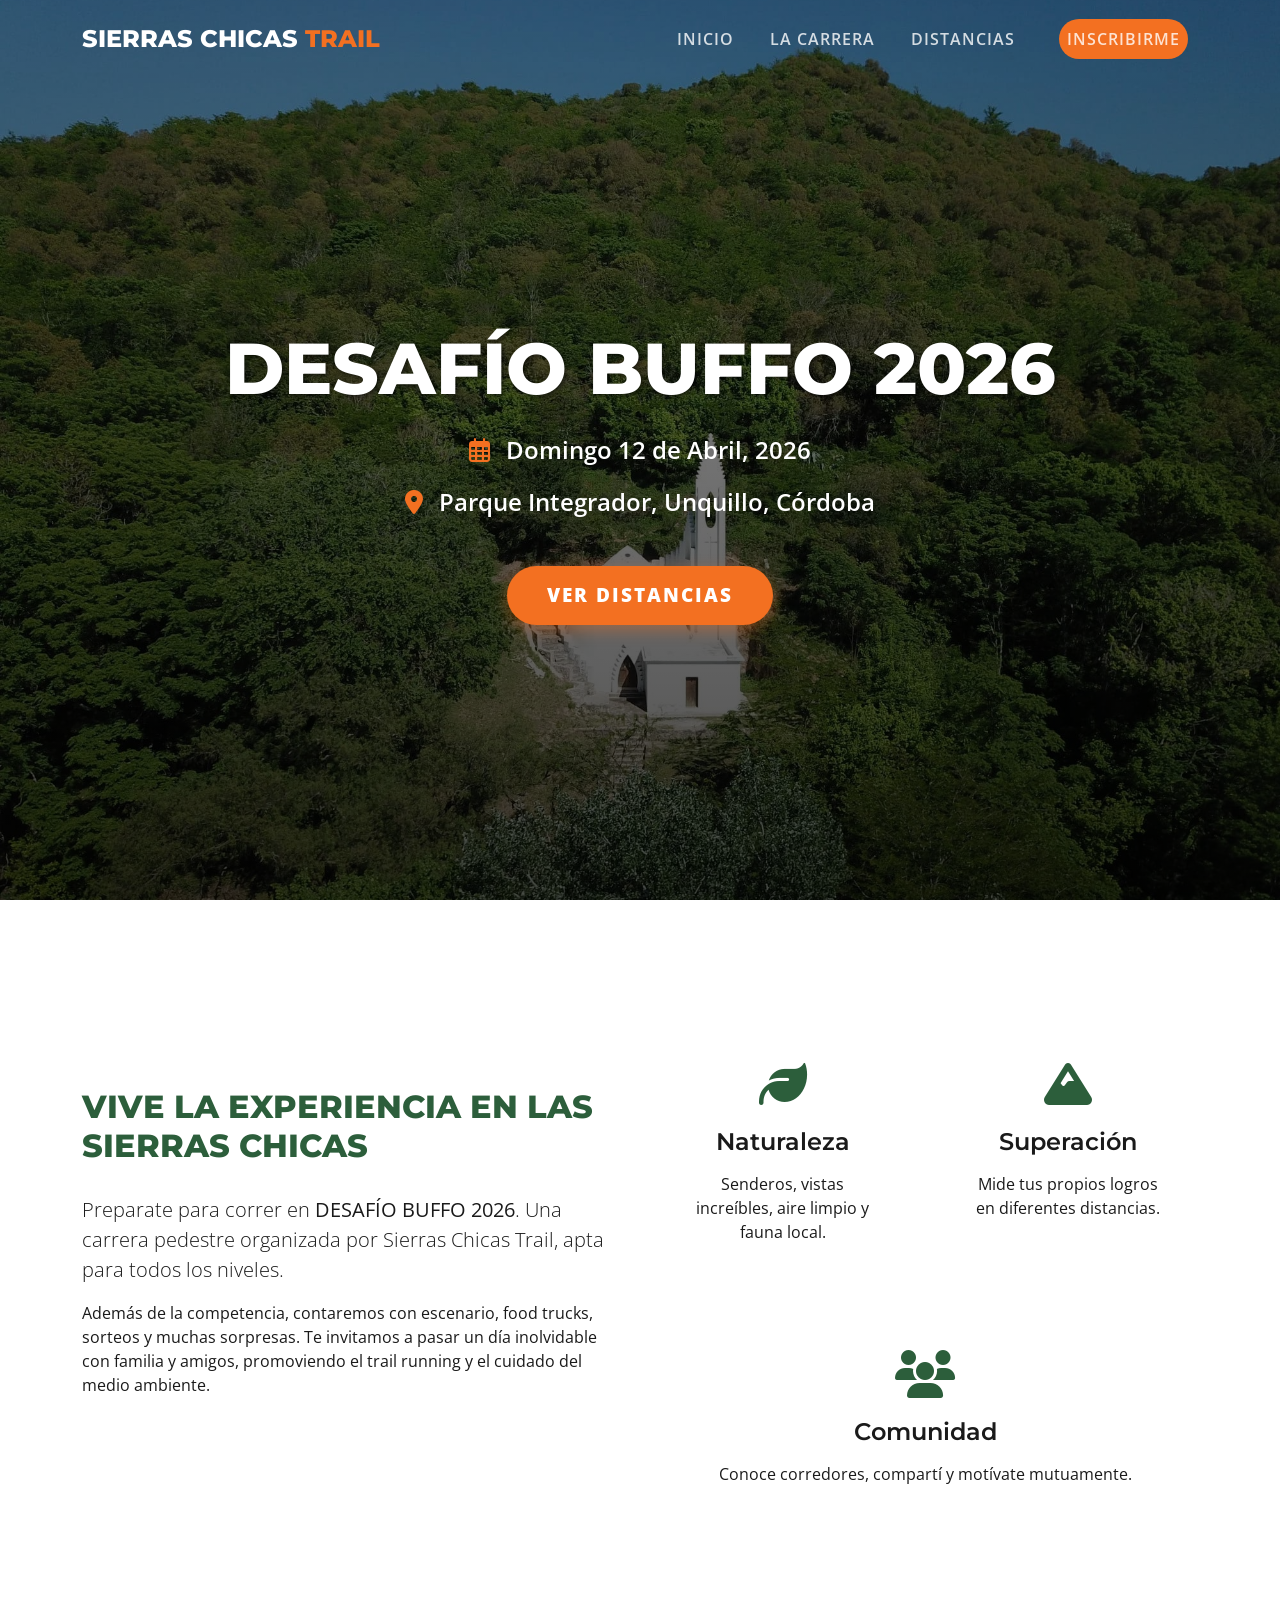
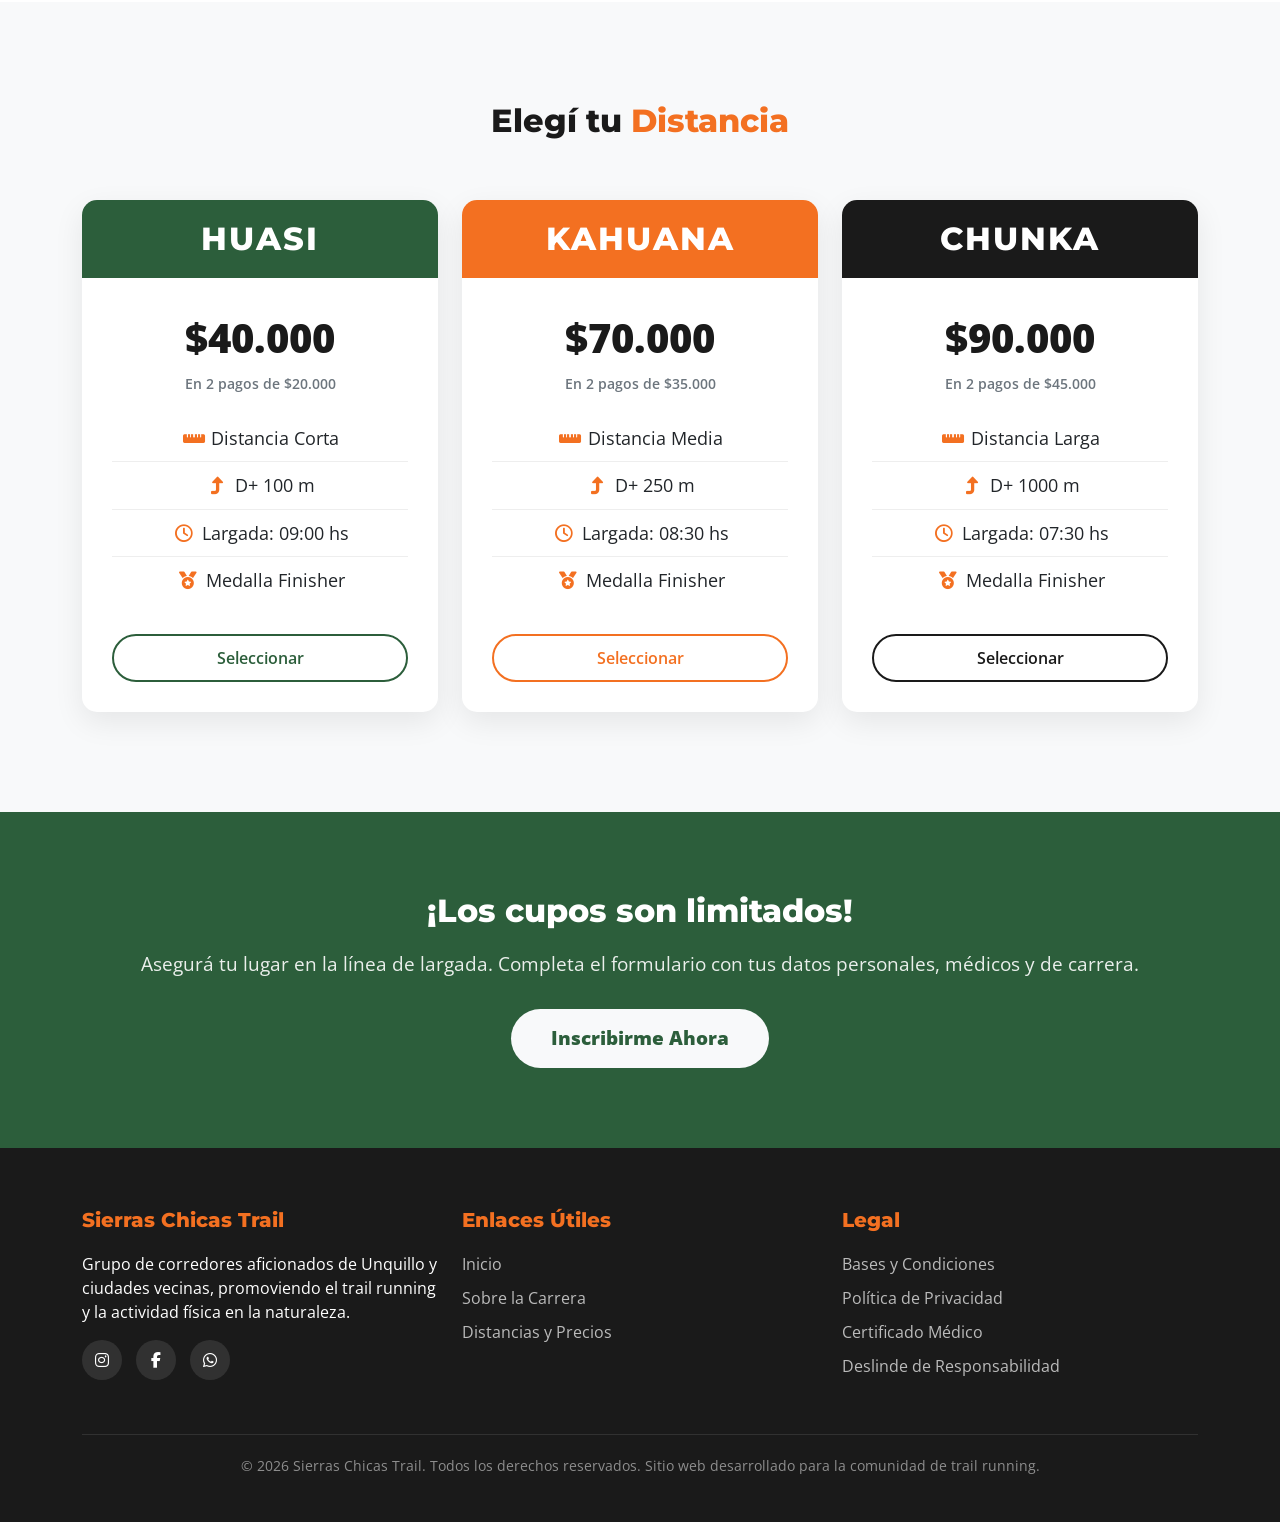
<file: index.html>
<!doctype html>
<html lang="en">
  <head>
    <meta charset="UTF-8" />
    <meta name="viewport" content="width=device-width, initial-scale=1.0" />
    <meta name="robots" content="index, follow" />
    <meta name="author" content="Juan Martin Mansilla" />
    <title>Carrera de Trail Running en Unquillo | Desafio Buffo</title>
    <meta
      name="description"
      content="Inscríbete en la mejor carrera de trail running. Desafía tus límites en nuestros circuitos de 10k, 21k y 42k. ¡Asegura tu lugar hoy!"
    />

    <!--Google Search Console-->
    <meta
      name="google-site-verification"
      content="p-chBlKRoIyud_co84aapLv6bwCXM_v7VrntltnJG2w"
    />
    <!--Favicon-->
    <link
      rel="icon"
      type="image/jpeg"
      href="./assets/favicon/favicon-buffo.jpeg"
    />
    <!-- Google Fonts -->
    <link rel="preconnect" href="https://fonts.googleapis.com" />
    <link rel="preconnect" href="https://fonts.gstatic.com" crossorigin />
    <link
      href="https://fonts.googleapis.com/css2?family=Montserrat:wght@400;600;800&family=Open+Sans:wght@400;600&display=swap"
      rel="stylesheet"
    />

    <!-- Bootstrap 5 CSS -->
    <link
      href="https://cdn.jsdelivr.net/npm/bootstrap@5.3.2/dist/css/bootstrap.min.css"
      rel="stylesheet"
    />

    <!-- Font Awesome for Icons -->
    <link
      rel="stylesheet"
      href="https://cdnjs.cloudflare.com/ajax/libs/font-awesome/6.4.2/css/all.min.css"
    />
    <!-- CSS -->
    <link rel="stylesheet" href="./css/styles.css" />
  </head>
  <body data-bs-spy="scroll" data-bs-target=".navbar" data-bs-offset="70">
    <!-- Navigation -->
    <nav class="navbar navbar-expand-lg fixed-top">
      <div class="container">
        <a class="navbar-brand" href="#">SIERRAS CHICAS <span>TRAIL</span></a>
        <button
          class="navbar-toggler"
          type="button"
          data-bs-toggle="collapse"
          data-bs-target="#navbarNav"
          aria-controls="navbarNav"
          aria-expanded="false"
          aria-label="Toggle navigation"
        >
          <i class="fas fa-bars text-white"></i>
        </button>
        <div class="collapse navbar-collapse" id="navbarNav">
          <ul class="navbar-nav ms-auto align-items-center">
            <li class="nav-item">
              <a class="nav-link" href="#inicio">Inicio</a>
            </li>
            <li class="nav-item">
              <a class="nav-link" href="#nosotros">La Carrera</a>
            </li>
            <li class="nav-item">
              <a class="nav-link" href="#distancias">Distancias</a>
            </li>
            <li class="nav-item mt-3 mt-lg-0 ms-lg-3">
              <a class="nav-link btn-inscribirse" href="#inscripcion"
                >Inscribirme</a
              >
            </li>
          </ul>
        </div>
      </div>
    </nav>
    <!-- Home Section -->
    <header class="home" id="inicio">
      <div class="container">
        <div class="row justify-content-center">
          <div class="col-lg-10 home-content">
            <h1>Desafío Buffo 2026</h1>
            <div class="date-location">
              <p>
                <i class="far fa-calendar-alt"></i> Domingo 12 de Abril, 2026
              </p>
              <p>
                <i class="fas fa-map-marker-alt"></i> Parque Integrador,
                Unquillo, Córdoba
              </p>
            </div>
            <a href="#distancias" class="btn btn-hero mt-3">Ver Distancias</a>
          </div>
        </div>
      </div>
    </header>
    <main>
      <!-- About Section -->
      <section class="about-section" id="nosotros">
        <div class="container">
          <div class="row align-items-center">
            <div class="col-lg-6 mb-5 mb-lg-0">
              <h2 class="section-title">
                Vive la experiencia en las Sierras Chicas
              </h2>
              <p class="lead">
                Preparate para correr en <strong>DESAFÍO BUFFO 2026</strong>.
                Una carrera pedestre organizada por Sierras Chicas Trail, apta
                para todos los niveles.
              </p>
              <p>
                Además de la competencia, contaremos con escenario, food trucks,
                sorteos y muchas sorpresas. Te invitamos a pasar un día
                inolvidable con familia y amigos, promoviendo el trail running y
                el cuidado del medio ambiente.
              </p>
            </div>
            <div class="col-lg-6">
              <div class="row">
                <div class="col-md-6">
                  <div class="feature-box">
                    <i class="fas fa-leaf"></i>
                    <h4>Naturaleza</h4>
                    <p>
                      Senderos, vistas increíbles, aire limpio y fauna local.
                    </p>
                  </div>
                </div>
                <div class="col-md-6">
                  <div class="feature-box">
                    <i class="fas fa-mountain"></i>
                    <h4>Superación</h4>
                    <p>Mide tus propios logros en diferentes distancias.</p>
                  </div>
                </div>
                <div class="col-md-12">
                  <div class="feature-box pb-0">
                    <i class="fas fa-users"></i>
                    <h4>Comunidad</h4>
                    <p>Conoce corredores, compartí y motívate mutuamente.</p>
                  </div>
                </div>
              </div>
            </div>
          </div>
        </div>
      </section>

      <!-- Distances Section -->
      <section class="distances-section" id="distancias">
        <div class="container">
          <h2 class="section-title">Elegí tu <span>Distancia</span></h2>
          <div class="row g-4 justify-content-center">
            <!-- Card 1: HUASI -->
            <div class="col-lg-4 col-md-6">
              <div class="card card-distance">
                <div class="card-header">
                  <h3>HUASI</h3>
                </div>
                <div class="card-body">
                  <div class="price">$40.000</div>
                  <div class="payments">En 2 pagos de $20.000</div>
                  <ul class="info-list">
                    <li>
                      <i class="fas fa-ruler-horizontal"></i> Distancia Corta
                    </li>
                    <li><i class="fas fa-level-up-alt"></i> D+ 100 m</li>
                    <li><i class="far fa-clock"></i> Largada: 09:00 hs</li>
                    <li><i class="fas fa-medal"></i> Medalla Finisher</li>
                  </ul>
                  <a href="pages/distancias.html#5k" class="btn btn-card"
                    >Seleccionar</a
                  >
                </div>
              </div>
            </div>

            <!-- Card 2: KAHUANA -->
            <div class="col-lg-4 col-md-6">
              <div class="card card-distance">
                <div class="card-header" style="background-color: #f37021">
                  <h3>KAHUANA</h3>
                </div>
                <div class="card-body">
                  <div class="price">$70.000</div>
                  <div class="payments">En 2 pagos de $35.000</div>
                  <ul class="info-list">
                    <li>
                      <i class="fas fa-ruler-horizontal"></i> Distancia Media
                    </li>
                    <li><i class="fas fa-level-up-alt"></i> D+ 250 m</li>
                    <li><i class="far fa-clock"></i> Largada: 08:30 hs</li>
                    <li><i class="fas fa-medal"></i> Medalla Finisher</li>
                  </ul>
                  <a
                    href="pages/distancias.html#14k"
                    class="btn btn-card"
                    style="border-color: #f37021; color: #f37021"
                    onmouseover="
                      this.style.backgroundColor = '#F37021';
                      this.style.color = 'white';
                    "
                    onmouseout="
                      this.style.backgroundColor = 'transparent';
                      this.style.color = '#F37021';
                    "
                    >Seleccionar</a
                  >
                </div>
              </div>
            </div>

            <!-- Card 3: CHUNKA -->
            <div class="col-lg-4 col-md-6">
              <div class="card card-distance">
                <div class="card-header" style="background-color: #1a1a1a">
                  <h3>CHUNKA</h3>
                </div>
                <div class="card-body">
                  <div class="price">$90.000</div>
                  <div class="payments">En 2 pagos de $45.000</div>
                  <ul class="info-list">
                    <li>
                      <i class="fas fa-ruler-horizontal"></i> Distancia Larga
                    </li>
                    <li><i class="fas fa-level-up-alt"></i> D+ 1000 m</li>
                    <li><i class="far fa-clock"></i> Largada: 07:30 hs</li>
                    <li><i class="fas fa-medal"></i> Medalla Finisher</li>
                  </ul>
                  <a
                    href="pages/distancias.html#30k"
                    class="btn btn-card"
                    style="border-color: #1a1a1a; color: #1a1a1a"
                    onmouseover="
                      this.style.backgroundColor = '#1A1A1A';
                      this.style.color = 'white';
                    "
                    onmouseout="
                      this.style.backgroundColor = 'transparent';
                      this.style.color = '#1A1A1A';
                    "
                    >Seleccionar</a
                  >
                </div>
              </div>
            </div>
          </div>
        </div>
      </section>

      <!-- Inscripción Section -->
      <section class="cta-section" id="inscripcion">
        <div class="container">
          <h2>¡Los cupos son limitados!</h2>
          <p>
            Asegurá tu lugar en la línea de largada. Completa el formulario con
            tus datos personales, médicos y de carrera.
          </p>
          <a
            href="pages/inscripciones.html"
            target="_blank"
            rel="noopener noreferrer"
            class="btn-cta"
          >
            Inscribirme Ahora
          </a>
        </div>
      </section>
    </main>

    <!-- Footer -->
    <footer>
      <div class="container">
        <div class="row">
          <div class="col-lg-4 mb-4 mb-lg-0">
            <h5>Sierras Chicas Trail</h5>
            <p>
              Grupo de corredores aficionados de Unquillo y ciudades vecinas,
              promoviendo el trail running y la actividad física en la
              naturaleza.
            </p>
            <div class="social-links mt-3">
              <a
                href="https://www.instagram.com/jmartinmansilla/?hl=es-la"
                target="_blank"
                rel="nooponer noreferrer"
                ><i class="fab fa-instagram"></i
              ></a>
              <a
                href="https://www.facebook.com/Juan.Cmj"
                target="_blank"
                rel="nooponer noreferrer"
                ><i class="fab fa-facebook-f"></i
              ></a>
              <a
                href="https://wa.me/5493468645966"
                target="_blank"
                rel="noponer noreferrer"
                ><i class="fab fa-whatsapp"></i
              ></a>
            </div>
          </div>
          <div class="col-lg-4 mb-4 mb-lg-0">
            <h5>Enlaces Útiles</h5>
            <ul>
              <li><a href="#inicio">Inicio</a></li>
              <li><a href="#nosotros">Sobre la Carrera</a></li>
              <li><a href="#distancias">Distancias y Precios</a></li>
            </ul>
          </div>
          <div class="col-lg-4">
            <h5>Legal</h5>
            <ul>
              <li><a href="#">Bases y Condiciones</a></li>
              <li><a href="#">Política de Privacidad</a></li>
              <li>
                <a
                  href="./assets/pdf/certificado-medico.pdf"
                  target="_blank"
                  rel="noopener noreferrer"
                  >Certificado Médico</a
                >
              </li>
              <li>
                <a
                  href="./assets/pdf/deslinde-de-responsabilidad.pdf"
                  target="_blank"
                  rel="noopener noreferrer"
                  >Deslinde de Responsabilidad</a
                >
              </li>
            </ul>
          </div>
        </div>
        <div class="copyright">
          <p>
            &copy; 2026 Sierras Chicas Trail. Todos los derechos reservados.
            Sitio web desarrollado para la comunidad de trail running.
          </p>
        </div>
      </div>
    </footer>

    <!-- Bootstrap 5 -->
    <script src="https://cdn.jsdelivr.net/npm/bootstrap@5.3.2/dist/js/bootstrap.bundle.min.js"></script>

    <!-- Custom Script for Navbar -->
    <script>
      document.addEventListener("DOMContentLoaded", function () {
        const navbar = document.querySelector(".navbar");

        // Función para cambiar color del navbar en scroll
        window.addEventListener("scroll", function () {
          if (window.scrollY > 50) {
            navbar.classList.add("scrolled");
          } else {
            navbar.classList.remove("scrolled");
          }
        });

        // Trigger scroll check on load just in case page is refreshed midway
        if (window.scrollY > 50) {
          navbar.classList.add("scrolled");
        }
      });
    </script>
  </body>
</html>
</file>
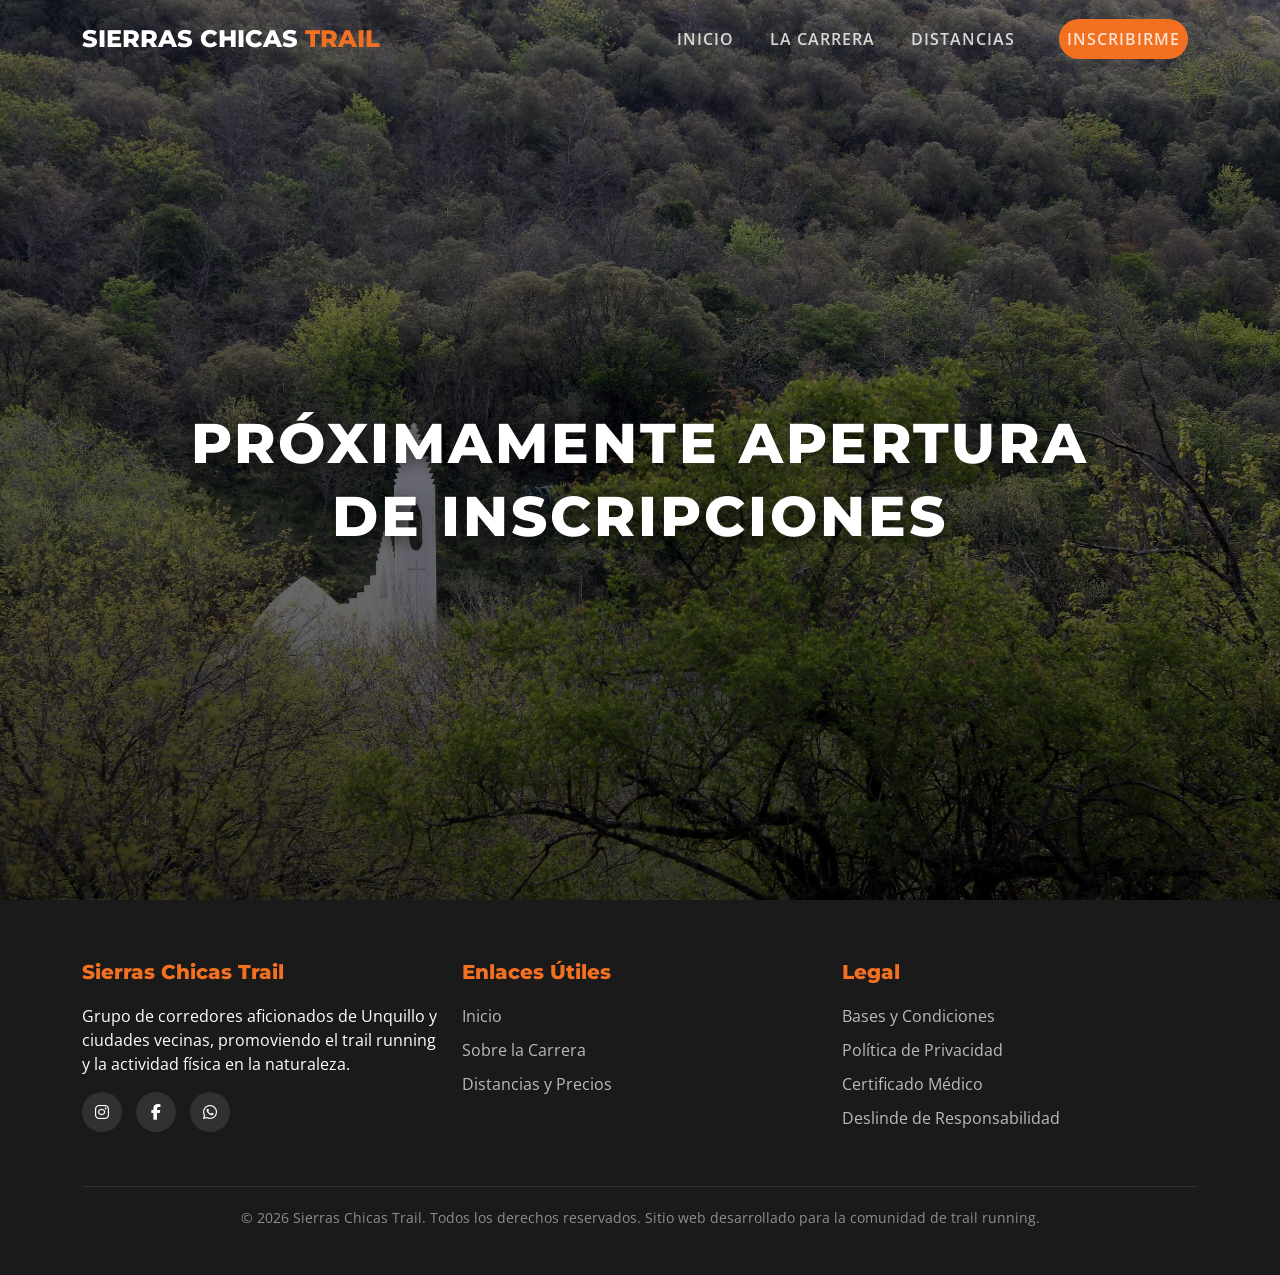
<file: pages/inscripciones.html>
<!doctype html>
<html lang="en">
  <head>
    <meta charset="UTF-8" />
    <meta name="viewport" content="width=device-width, initial-scale=1.0" />
    <meta name="robots" content="index, follow" />
    <meta name="author" content="Juan Martin Mansilla" />
    <title>Carrera de Trail Running en Unquillo | Desafio Buffo</title>
    <meta
      name="description"
      content="Inscríbete en la mejor carrera de trail running. Desafía tus límites en nuestros circuitos de 10k, 21k y 42k. ¡Asegura tu lugar hoy!"
    />

    <!--Google Search Console-->
    <meta
      name="google-site-verification"
      content="p-chBlKRoIyud_co84aapLv6bwCXM_v7VrntltnJG2w"
    />
    <!--Favicon-->
    <link
      rel="icon"
      type="image/jpeg"
      href="../assets/favicon/favicon-buffo.jpeg"
    />
    <!-- Google Fonts -->
    <link rel="preconnect" href="https://fonts.googleapis.com" />
    <link rel="preconnect" href="https://fonts.gstatic.com" crossorigin />
    <link
      href="https://fonts.googleapis.com/css2?family=Montserrat:wght@400;600;800&family=Open+Sans:wght@400;600&display=swap"
      rel="stylesheet"
    />

    <!-- Bootstrap 5 CSS -->
    <link
      href="https://cdn.jsdelivr.net/npm/bootstrap@5.3.2/dist/css/bootstrap.min.css"
      rel="stylesheet"
    />

    <!-- Font Awesome for Icons -->
    <link
      rel="stylesheet"
      href="https://cdnjs.cloudflare.com/ajax/libs/font-awesome/6.4.2/css/all.min.css"
    />
    <!-- CSS -->
    <link rel="stylesheet" href="../css/styles.css" />
  </head>
  <body class="layout-flex">
    <!-- Navigation -->
    <nav class="navbar navbar-expand-lg fixed-top">
      <div class="container">
        <a class="navbar-brand" href="#">SIERRAS CHICAS <span>TRAIL</span></a>
        <button
          class="navbar-toggler"
          type="button"
          data-bs-toggle="collapse"
          data-bs-target="#navbarNav"
          aria-controls="navbarNav"
          aria-expanded="false"
          aria-label="Toggle navigation"
        >
          <i class="fas fa-bars text-white"></i>
        </button>
        <div class="collapse navbar-collapse" id="navbarNav">
          <ul class="navbar-nav ms-auto align-items-center">
            <li class="nav-item">
              <a class="nav-link" href="../index.html">Inicio</a>
            </li>
            <li class="nav-item">
              <a class="nav-link" href="../index.html#nosotros">La Carrera</a>
            </li>
            <li class="nav-item">
              <a class="nav-link" href="../index.html#distancias">Distancias</a>
            </li>
            <li class="nav-item mt-3 mt-lg-0 ms-lg-3">
              <a class="nav-link btn-inscribirse" href="#">Inscribirme</a>
            </li>
          </ul>
        </div>
      </div>
    </nav>

    <!--Seccion Próximamente-->
    <main class="coming-soon-section">
      <div class="coming-soon-content">
        <h2 class="coming-soon-title">
          PRÓXIMAMENTE APERTURA DE INSCRIPCIONES
        </h2>
      </div>
    </main>
    <!-- Footer -->
    <footer>
      <div class="container">
        <div class="row">
          <div class="col-lg-4 mb-4 mb-lg-0">
            <h5>Sierras Chicas Trail</h5>
            <p>
              Grupo de corredores aficionados de Unquillo y ciudades vecinas,
              promoviendo el trail running y la actividad física en la
              naturaleza.
            </p>
            <div class="social-links mt-3">
              <a
                href="https://www.instagram.com/jmartinmansilla/?hl=es-la"
                target="_blank"
                rel="nooponer noreferrer"
                ><i class="fab fa-instagram"></i
              ></a>
              <a
                href="https://www.facebook.com/Juan.Cmj"
                target="_blank"
                rel="nooponer noreferrer"
                ><i class="fab fa-facebook-f"></i
              ></a>
              <a
                href="https://wa.me/5493468645966"
                target="_blank"
                rel="noponer noreferrer"
                ><i class="fab fa-whatsapp"></i
              ></a>
            </div>
          </div>
          <div class="col-lg-4 mb-4 mb-lg-0">
            <h5>Enlaces Útiles</h5>
            <ul>
              <li><a href="../index.html">Inicio</a></li>
              <li><a href="../index.html#nosotros">Sobre la Carrera</a></li>
              <li>
                <a href="../index.html#distancias">Distancias y Precios</a>
              </li>
            </ul>
          </div>
          <div class="col-lg-4">
            <h5>Legal</h5>
            <ul>
              <li><a href="#">Bases y Condiciones</a></li>
              <li><a href="#">Política de Privacidad</a></li>
              <li>
                <a
                  href="../assets/pdf/certificado-medico.pdf"
                  target="_blank"
                  rel="noopener noreferrer"
                  >Certificado Médico</a
                >
              </li>
              <li>
                <a
                  href="../assets/pdf/deslinde-de-responsabilidad.pdf"
                  target="_blank"
                  rel="noopener noreferrer"
                  >Deslinde de Responsabilidad</a
                >
              </li>
            </ul>
          </div>
        </div>
        <div class="copyright">
          <p>
            &copy; 2026 Sierras Chicas Trail. Todos los derechos reservados.
            Sitio web desarrollado para la comunidad de trail running.
          </p>
        </div>
      </div>
    </footer>

    <!-- Bootstrap 5 -->
    <script src="https://cdn.jsdelivr.net/npm/bootstrap@5.3.2/dist/js/bootstrap.bundle.min.js"></script>

    <!-- Custom Script for Navbar -->
    <script>
      document.addEventListener("DOMContentLoaded", function () {
        const navbar = document.querySelector(".navbar");

        // Función para cambiar color del navbar en scroll
        window.addEventListener("scroll", function () {
          if (window.scrollY > 50) {
            navbar.classList.add("scrolled");
          } else {
            navbar.classList.remove("scrolled");
          }
        });

        // Trigger scroll check on load just in case page is refreshed midway
        if (window.scrollY > 50) {
          navbar.classList.add("scrolled");
        }
      });
    </script>
  </body>
</html>
</file>
<file: css/styles.css>
@charset "UTF-8";
/* --- VARIABLES SASS --- */
/* Reset */
* {
  margin: 0;
  padding: 0;
  box-sizing: border-box;
}

/* Estilos Base*/
body {
  font-family: "Open Sans", sans-serif;
  color: #1a1a1a;
  background-color: #f8f9fa;
  overflow-x: hidden;
}

h1,
h2,
h3,
h4,
h5,
h6 {
  font-family: "Montserrat", sans-serif;
  font-weight: 800;
}

/* --- MIXIN SASS ---
         * Este mixin reutiliza el efecto de elevación con sombra
         * que comparten las tarjetas y algunos botones.
         */
/* Navigation */
.navbar {
  transition: all 0.4s ease;
  padding: 1rem 0;
  background-color: transparent;
}
.navbar.scrolled {
  background-color: rgba(26, 26, 26, 0.95);
  box-shadow: 0 4px 15px rgba(0, 0, 0, 0.1);
  padding: 0.5rem 0;
}
.navbar .navbar-brand {
  font-family: "Montserrat", sans-serif;
  font-weight: 800;
  font-size: 1.5rem;
  color: white !important;
}
.navbar .navbar-brand span {
  color: #f37021;
}
.navbar .nav-link {
  color: rgba(255, 255, 255, 0.8) !important;
  font-weight: 600;
  text-transform: uppercase;
  letter-spacing: 1px;
  margin: 0 10px;
  transition: color 0.3s;
}
.navbar .nav-link:hover {
  color: #f37021 !important;
}
.navbar .btn-inscribirse {
  background-color: #f37021;
  color: white;
  font-weight: 600;
  border-radius: 30px;
  padding: 8px 24px;
  transition: transform 0.3s, background-color 0.3s;
}
.navbar .btn-inscribirse:hover {
  background-color: rgb(213.4615384615, 87.5, 11.5384615385);
  transform: translateY(-2px);
  color: white;
}

/* Home Section */
.home {
  height: 100vh;
  min-height: 600px;
  background: linear-gradient(rgba(0, 0, 0, 0.4), rgba(0, 0, 0, 0.7)), url(../images/fondo1.jpg) no-repeat center center;
  background-size: cover;
  background-attachment: fixed;
  display: flex;
  align-items: center;
  position: relative;
}
.home .home-content {
  text-align: center;
  color: white;
  margin-top: 50px;
}
.home .home-content h1 {
  font-size: 4.5rem;
  text-transform: uppercase;
  text-shadow: 2px 2px 4px rgba(0, 0, 0, 0.5);
  margin-bottom: 20px;
}
@media (max-width: 768px) {
  .home .home-content h1 {
    font-size: 3rem;
  }
}
.home .home-content .date-location {
  font-size: 1.5rem;
  font-weight: 600;
  margin-bottom: 30px;
}
.home .home-content .date-location i {
  color: #f37021;
  margin-right: 10px;
}
.home .home-content .btn-hero {
  background-color: #f37021;
  color: white;
  font-size: 1.2rem;
  font-weight: 800;
  padding: 15px 40px;
  border-radius: 50px;
  text-transform: uppercase;
  letter-spacing: 2px;
  transition: all 0.3s;
  border: none;
  box-shadow: 0 5px 15px rgba(243, 112, 33, 0.4);
}
.home .home-content .btn-hero:hover {
  background-color: rgb(213.4615384615, 87.5, 11.5384615385);
  transform: scale(1.05);
  box-shadow: 0 8px 20px rgba(243, 112, 33, 0.6);
}

/* About Section */
.about-section {
  padding: 100px 0;
  background-color: white;
}
.about-section .section-title {
  color: #2c5e3b;
  margin-bottom: 30px;
  text-transform: uppercase;
}
.about-section .feature-box {
  text-align: center;
  padding: 30px;
  margin-top: 30px;
}
.about-section .feature-box i {
  font-size: 3rem;
  color: #2c5e3b;
  margin-bottom: 20px;
}
.about-section .feature-box h4 {
  font-weight: 600;
  margin-bottom: 15px;
}

/* Distances Section */
.distances-section {
  padding: 100px 0;
  background-color: #f8f9fa;
}
.distances-section .section-title {
  text-align: center;
  margin-bottom: 60px;
  color: #1a1a1a;
}
.distances-section .section-title span {
  color: #f37021;
}
.distances-section .card-distance {
  border: none;
  border-radius: 15px;
  overflow: hidden;
  box-shadow: 0 10px 30px rgba(0, 0, 0, 0.08);
  height: 100%;
  /* Aplicación del Mixin SASS */
  transition: transform 0.3s ease, box-shadow 0.3s ease;
}
.distances-section .card-distance:hover {
  transform: translateY(-10px);
  box-shadow: 0 15px 40px rgba(0, 0, 0, 0.15);
}
.distances-section .card-distance .card-header {
  background-color: #2c5e3b;
  color: white;
  text-align: center;
  padding: 20px;
  border-bottom: none;
}
.distances-section .card-distance .card-header h3 {
  margin: 0;
  font-size: 2rem;
  letter-spacing: 2px;
}
.distances-section .card-distance .card-body {
  padding: 30px;
  text-align: center;
}
.distances-section .card-distance .card-body .price {
  font-size: 2.5rem;
  font-weight: 800;
  color: #1a1a1a;
  margin-bottom: 5px;
}
.distances-section .card-distance .card-body .payments {
  color: #6c757d;
  font-size: 0.9rem;
  margin-bottom: 20px;
  font-weight: 600;
}
.distances-section .card-distance .card-body .info-list {
  list-style: none;
  padding: 0;
  margin-bottom: 30px;
}
.distances-section .card-distance .card-body .info-list li {
  padding: 10px 0;
  border-bottom: 1px solid #eee;
  font-size: 1.1rem;
}
.distances-section .card-distance .card-body .info-list li i {
  color: #f37021;
  width: 25px;
}
.distances-section .card-distance .card-body .info-list li:last-child {
  border-bottom: none;
}
.distances-section .card-distance .card-body .btn-card {
  width: 100%;
  border: 2px solid #2c5e3b;
  color: #2c5e3b;
  font-weight: 600;
  border-radius: 30px;
  padding: 10px;
  transition: all 0.3s;
}
.distances-section .card-distance .card-body .btn-card:hover {
  background-color: #2c5e3b;
  color: white;
}

/* Inscripción Section */
.cta-section {
  padding: 80px 0;
  background-color: #2c5e3b;
  color: white;
  text-align: center;
}
.cta-section h2 {
  margin-bottom: 20px;
}
.cta-section p {
  font-size: 1.2rem;
  margin-bottom: 30px;
  opacity: 0.9;
}
.cta-section .btn-cta {
  background-color: #f8f9fa;
  color: #2c5e3b;
  font-size: 1.2rem;
  font-weight: 800;
  padding: 15px 40px;
  border-radius: 50px;
  text-decoration: none;
  display: inline-block;
  /* Aplicación del Mixin SASS */
  transition: transform 0.3s ease, box-shadow 0.3s ease;
}
.cta-section .btn-cta:hover {
  transform: scale(1.05);
  box-shadow: 0 5px 15px rgba(0, 0, 0, 0.3);
}

/* Footer */
footer {
  background-color: #1a1a1a;
  color: white;
  padding: 60px 0 30px;
}
footer h5 {
  color: #f37021;
  margin-bottom: 20px;
}
footer ul {
  list-style: none;
  padding: 0;
}
footer ul li {
  margin-bottom: 10px;
}
footer ul li a {
  color: rgba(255, 255, 255, 0.7);
  text-decoration: none;
  transition: color 0.3s;
}
footer ul li a:hover {
  color: #f37021;
}
footer .social-links a {
  display: inline-block;
  width: 40px;
  height: 40px;
  background-color: rgba(255, 255, 255, 0.1);
  color: white;
  border-radius: 50%;
  text-align: center;
  line-height: 40px;
  margin-right: 10px;
  transition: all 0.3s;
}
footer .social-links a:hover {
  background-color: #f37021;
  transform: translateY(-3px);
}
footer .copyright {
  margin-top: 40px;
  padding-top: 20px;
  border-top: 1px solid rgba(255, 255, 255, 0.1);
  text-align: center;
  color: rgba(255, 255, 255, 0.5);
  font-size: 0.9rem;
}

body.layout-flex {
  display: flex;
  flex-direction: column;
}
body.layout-flex .coming-soon-section {
  min-height: 100vh;
  width: 100%;
  display: flex;
  justify-content: center;
  align-items: center;
  background: linear-gradient(rgba(0, 0, 0, 0.4), rgba(0, 0, 0, 0.7)), url(../images/fondo3.jpg) no-repeat center center;
  background-size: cover;
  padding: 100px 20px 40px;
  text-align: center;
}
body.layout-flex .coming-soon-section .coming-soon-content {
  max-width: 900px;
}
body.layout-flex .coming-soon-section .coming-soon-title {
  color: white;
  text-transform: uppercase;
  letter-spacing: 3px;
  text-shadow: 0 4px 15px rgba(0, 0, 0, 0.5);
  margin: 0;
  line-height: 1.3;
  font-size: 3.5rem;
}
body.layout-flex {
  /* MEDIA QUERIES PARA RESPONSIVIDAD */
  /* Dispositivos Medianos  */
}
@media (max-width: 992px) {
  body.layout-flex .coming-soon-section .coming-soon-title {
    font-size: 2.8rem;
    letter-spacing: 2px;
  }
}
body.layout-flex {
  /* Dispositivos Pequeños */
}
@media (max-width: 768px) {
  body.layout-flex .coming-soon-section .coming-soon-title {
    font-size: 2.2rem;
  }
}
body.layout-flex {
  /* Dispositivos Extra Pequeños */
}
@media (max-width: 576px) {
  body.layout-flex .coming-soon-section .coming-soon-title {
    font-size: 1.8rem;
    letter-spacing: 1px;
  }
}

.page-circuitos {
  display: flex;
  flex-direction: column;
  min-height: 100vh;
  background-image: url("../images/fondo6.jpg");
  background-size: cover;
  background-position: top center;
  background-attachment: fixed;
  background-repeat: no-repeat;
}
.page-circuitos .circuitos-main {
  flex-grow: 1;
}
.page-circuitos .grid-container {
  padding: 120px 5% 80px;
  max-width: 1400px;
  margin: 0 auto;
  width: 100%;
}
.page-circuitos .grid-container .section-title {
  text-align: center;
  color: #1a1a1a;
  margin-bottom: 3rem;
}
.page-circuitos .grid-container .section-title span {
  color: #f37021;
}
.page-circuitos .grid-circuitos {
  display: grid;
  grid-template-columns: repeat(2, 1fr);
  gap: 3rem;
}
.page-circuitos .grid-circuitos .grid-item {
  background-color: white;
  border-radius: 16px;
  box-shadow: 0 8px 20px rgba(0, 0, 0, 0.06);
  padding: 2rem;
  display: flex;
  flex-direction: column;
  transition: transform 0.3s ease, box-shadow 0.3s ease;
}
.page-circuitos .grid-circuitos .grid-item:hover {
  transform: translateY(-5px);
  box-shadow: 0 12px 25px rgba(0, 0, 0, 0.12);
}
.page-circuitos .grid-circuitos .grid-item .item-header {
  text-align: center;
  margin-bottom: 1rem;
}
.page-circuitos .grid-circuitos .grid-item .item-header h3 {
  font-size: 1.6rem;
  margin-bottom: 0.5rem;
}
.page-circuitos .grid-circuitos .grid-item .item-header p {
  color: #6c757d;
  margin: 0;
}
.page-circuitos .grid-circuitos .grid-item .img-circuito {
  width: 100%;
  height: auto;
  max-height: 450px;
  object-fit: contain;
  border-radius: 12px;
  box-shadow: 0 4px 10px rgba(0, 0, 0, 0.08);
  transition: transform 0.3s ease;
  margin-top: 1rem;
}
.page-circuitos .grid-circuitos .grid-item .img-circuito:hover {
  transform: scale(1.02);
}
.page-circuitos .grid-circuitos .grid-item.item-5k h3 {
  color: #2c5e3b;
}
.page-circuitos .grid-circuitos .grid-item.item-14k h3 {
  color: #f37021;
}
.page-circuitos .grid-circuitos .grid-item.item-30k h3 {
  color: #1a1a1a;
}
.page-circuitos {
  /* MEDIA QUERIES PARA GRID */
}
@media (max-width: 992px) {
  .page-circuitos .grid-circuitos {
    gap: 2rem;
  }
}
@media (max-width: 768px) {
  .page-circuitos .grid-circuitos {
    grid-template-columns: 1fr;
    gap: 2rem;
  }
}

/*# sourceMappingURL=styles.css.map */
</file>
